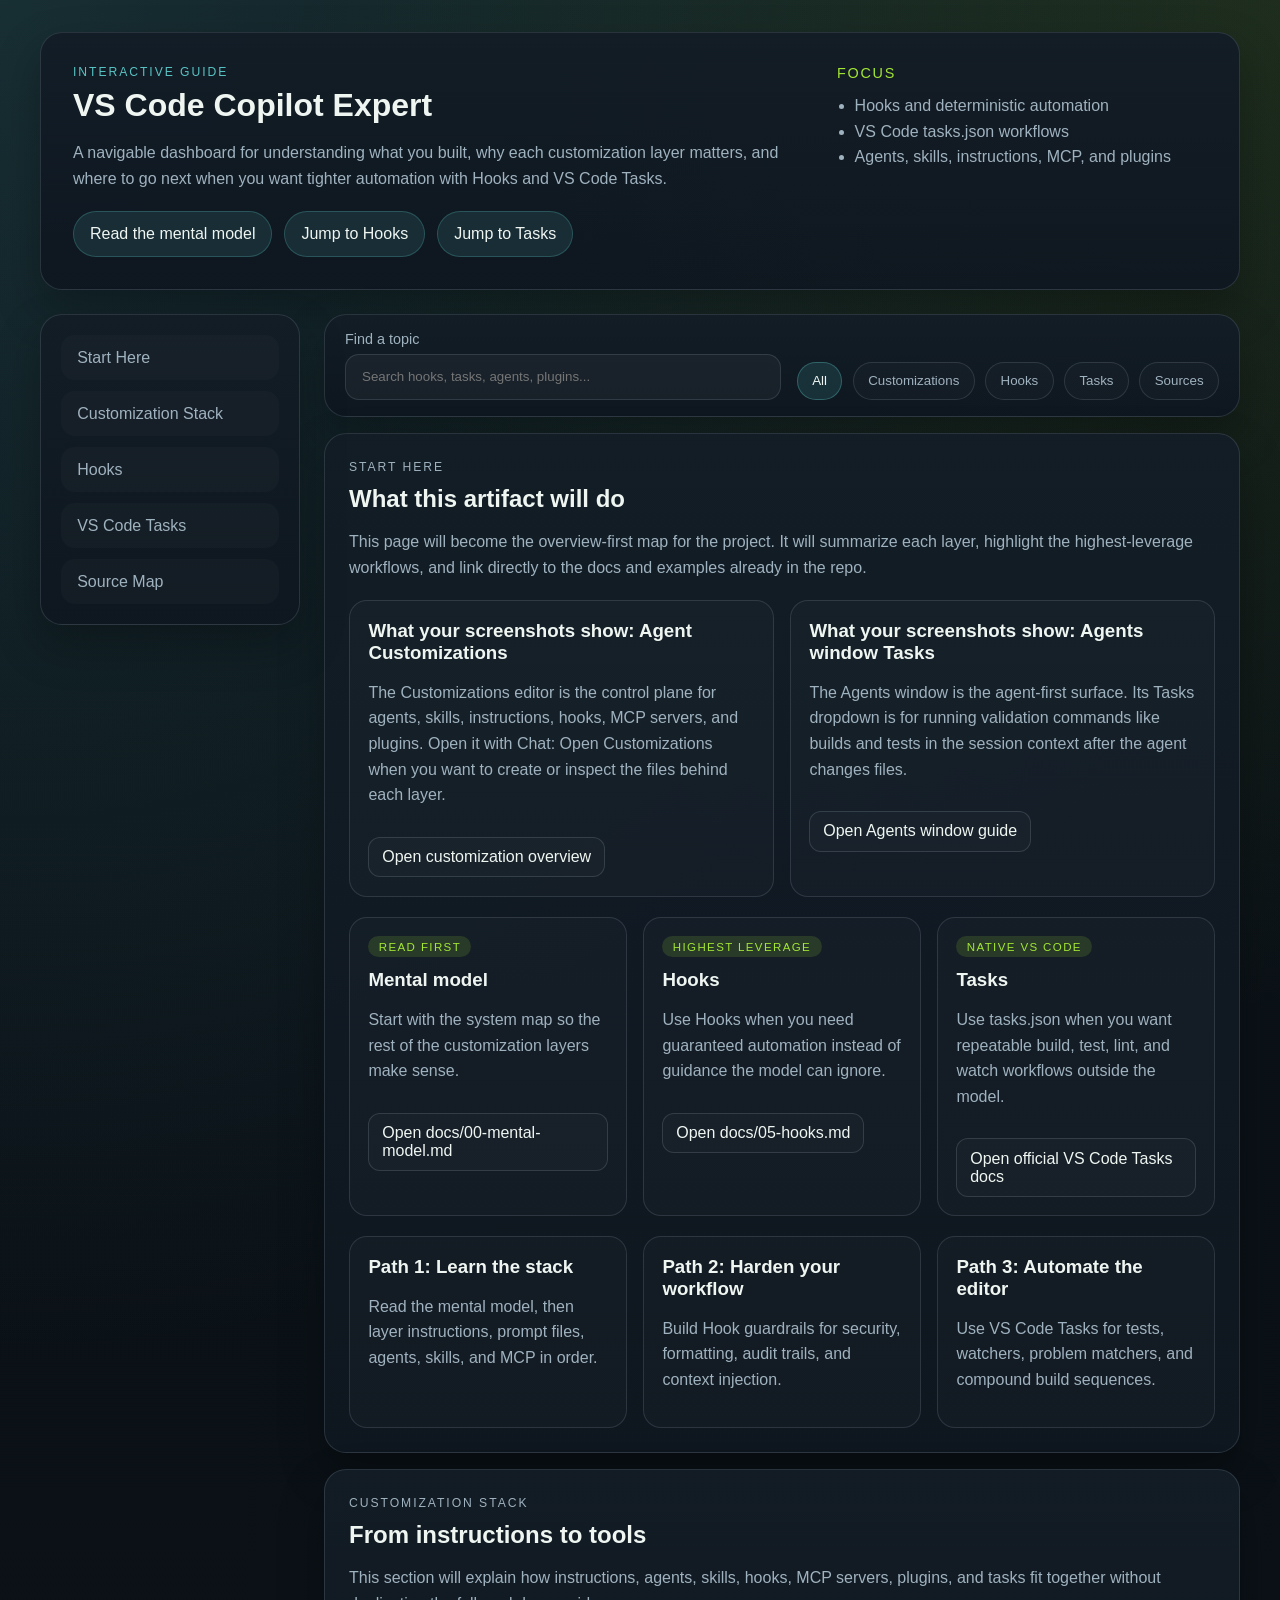
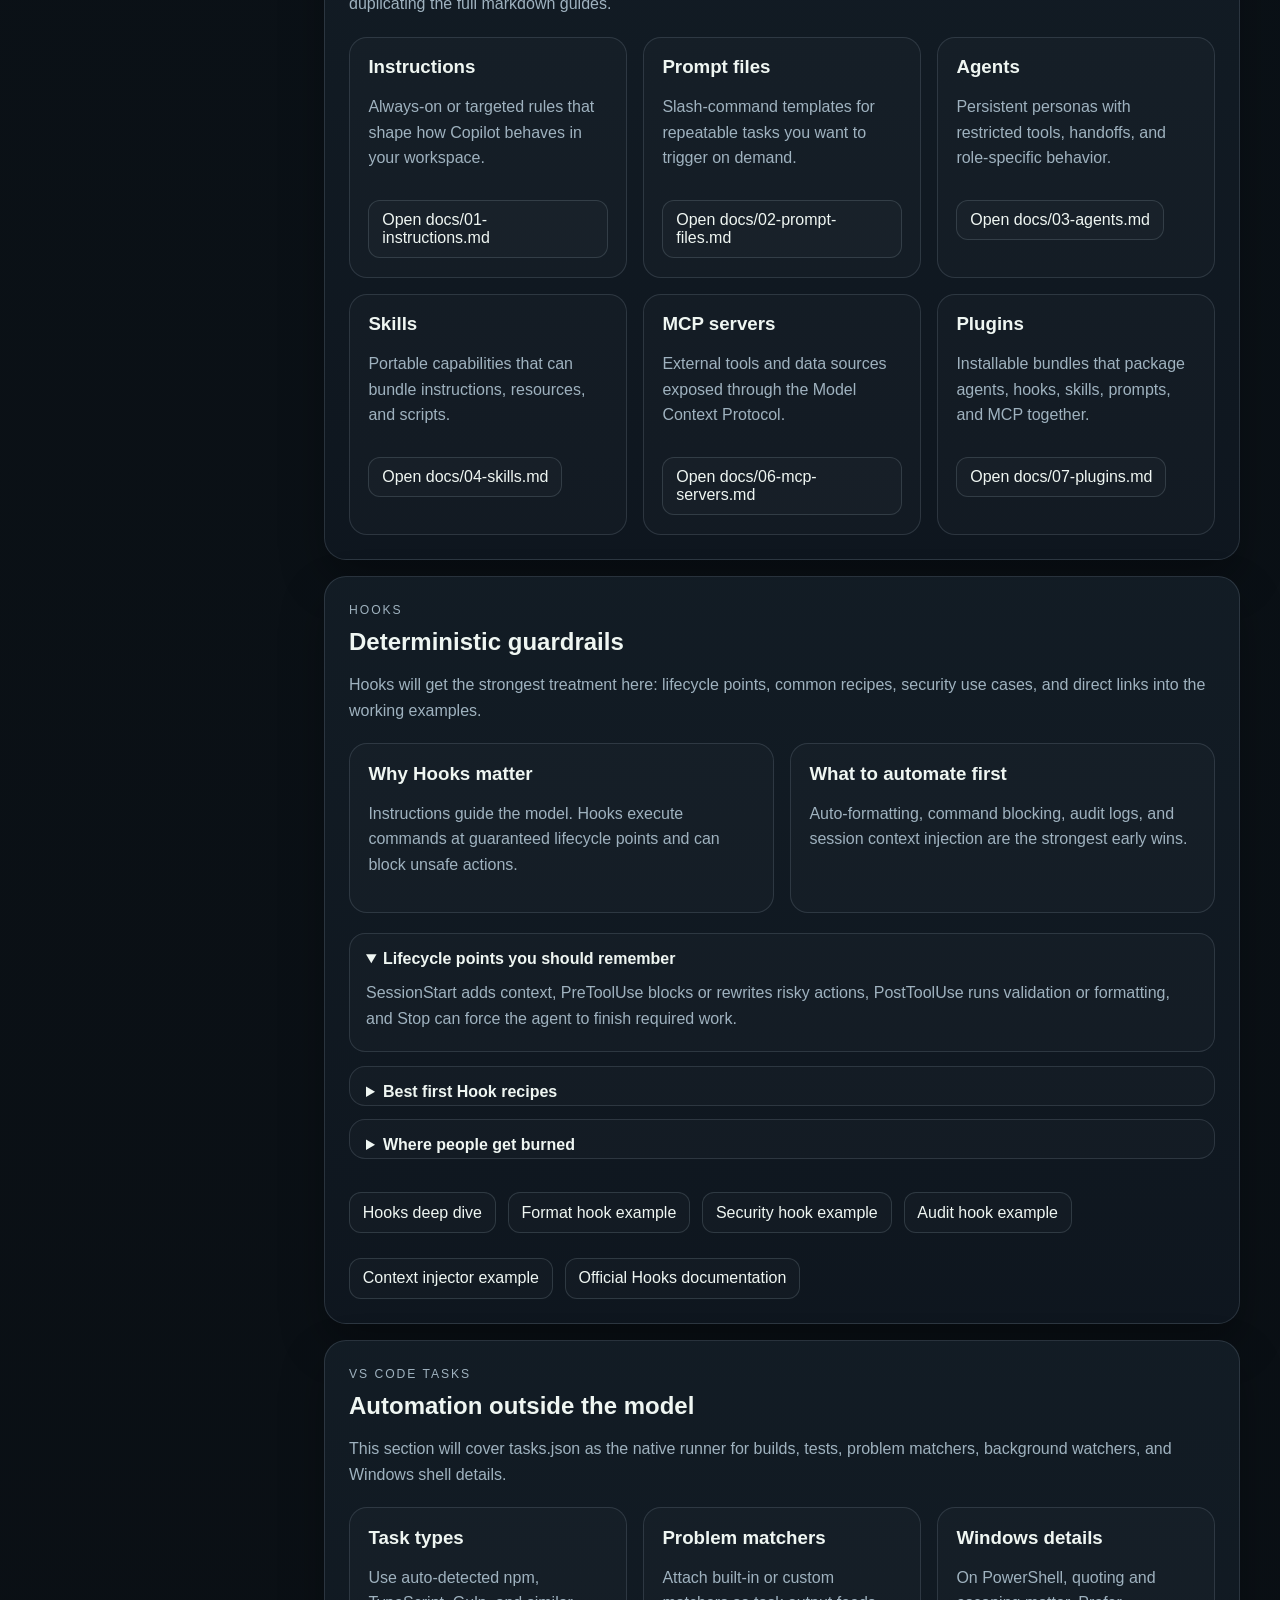
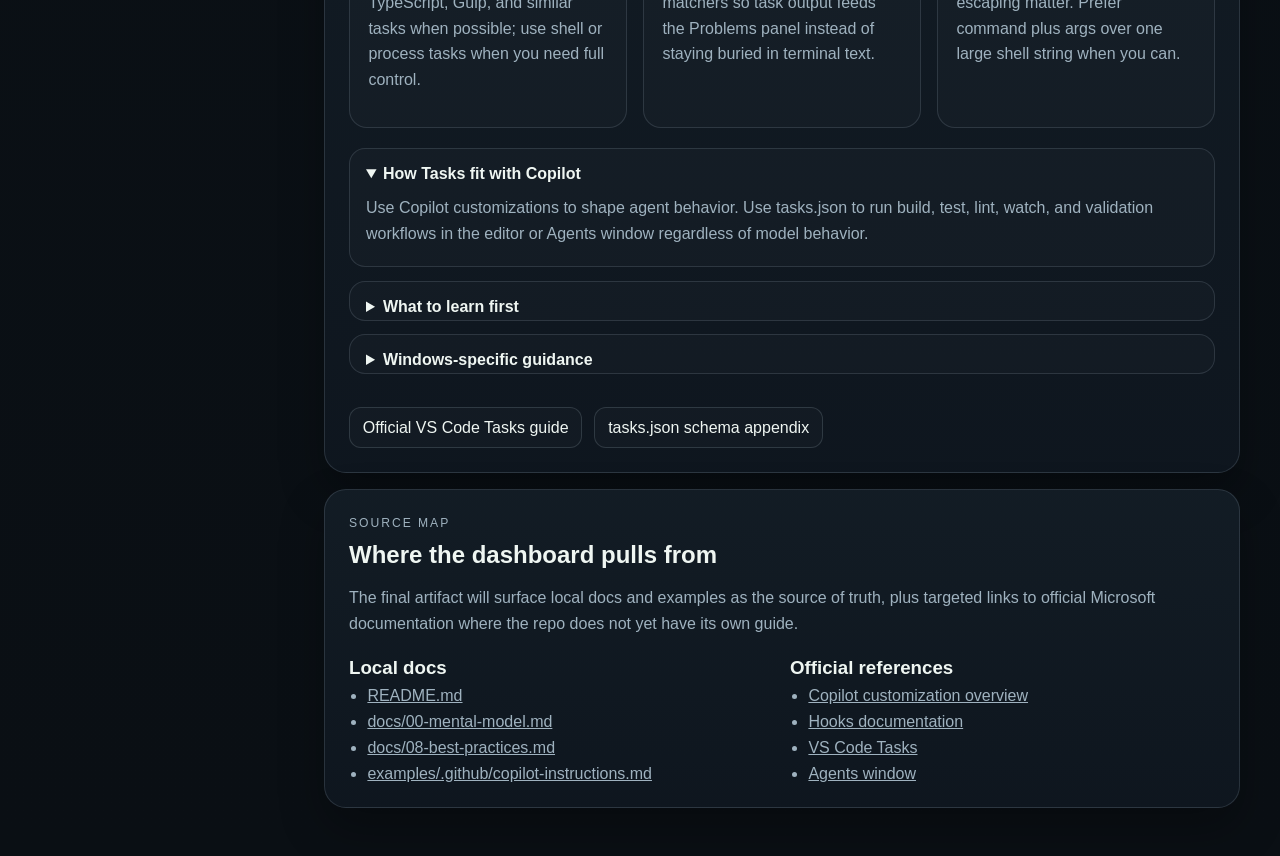
<file: index.html>
<!DOCTYPE html>
<html lang="en">
<head>
    <meta charset="UTF-8">
    <meta http-equiv="refresh" content="0; url=readme.html">
    <title>VS Code Copilot Expert</title>
</head>
<body>
    <p><a href="readme.html">Click here if you are not redirected.</a></p>
</body>
</html>
</file>
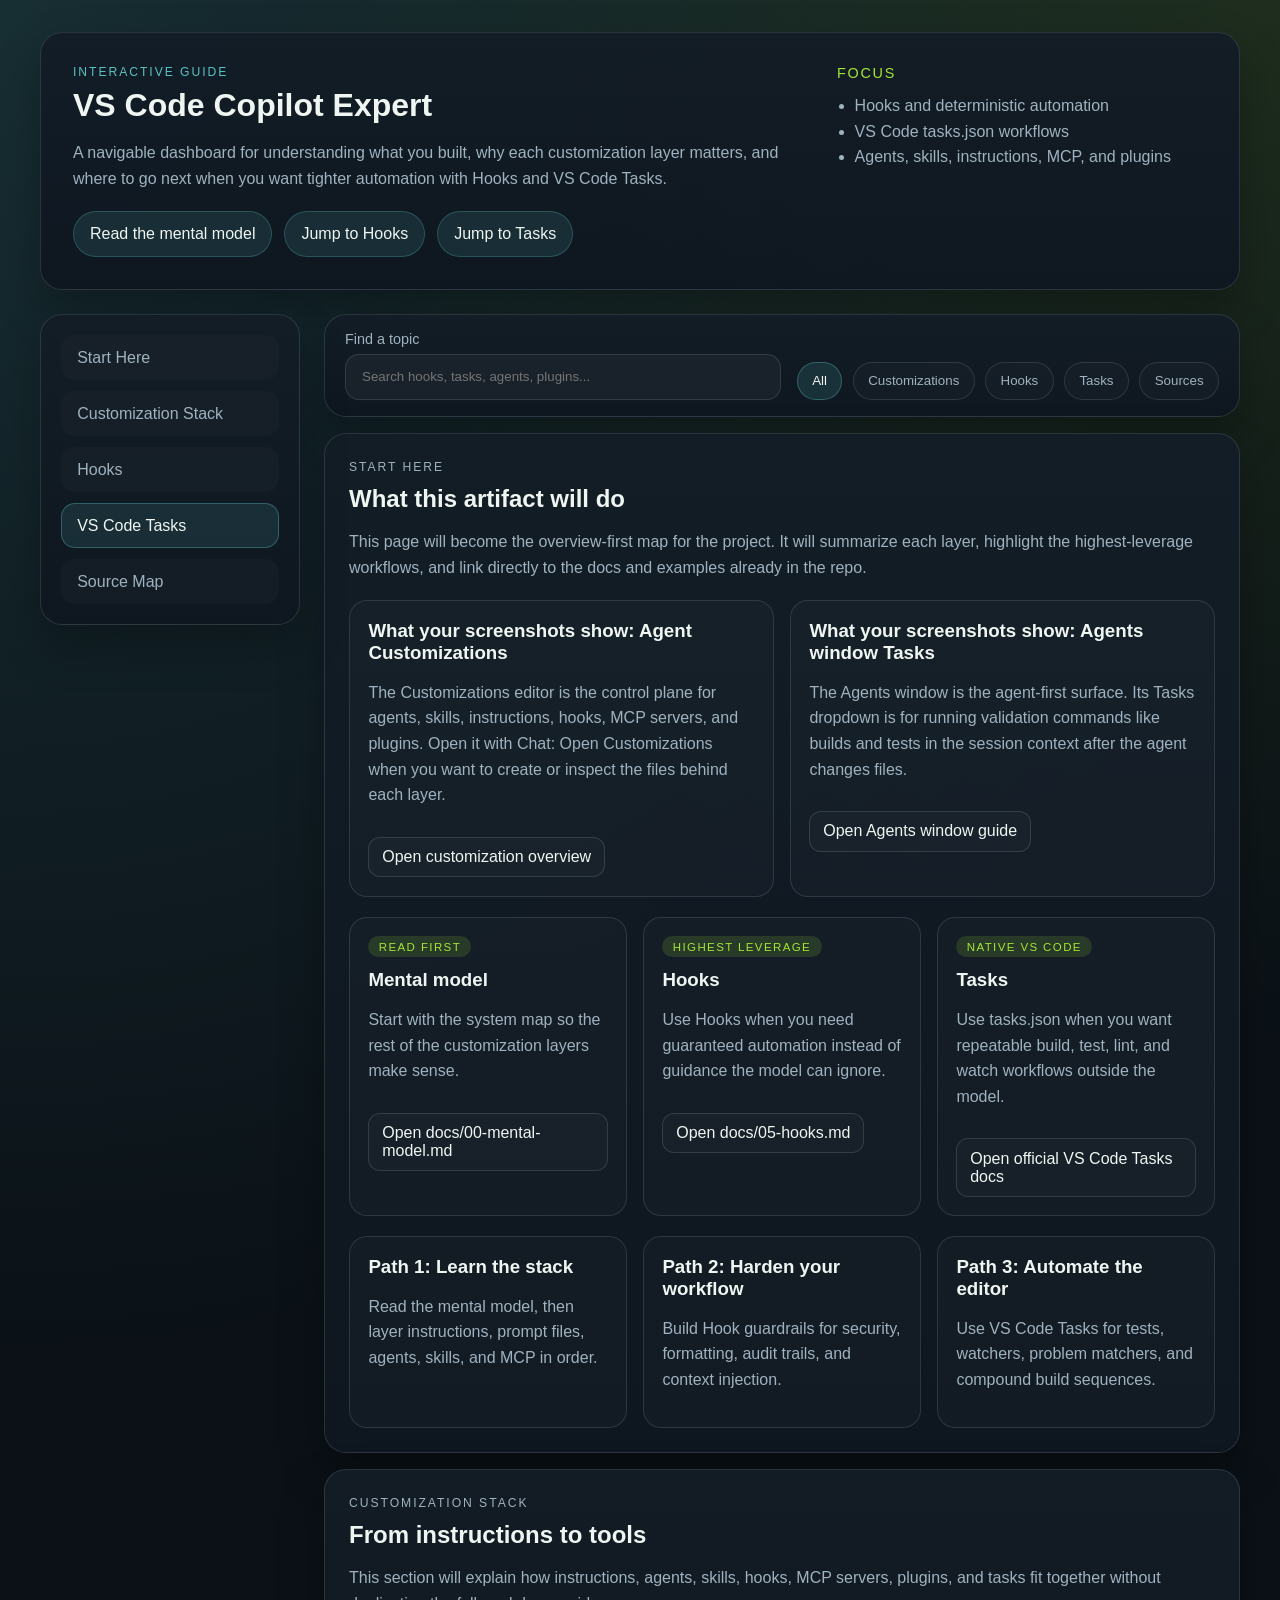
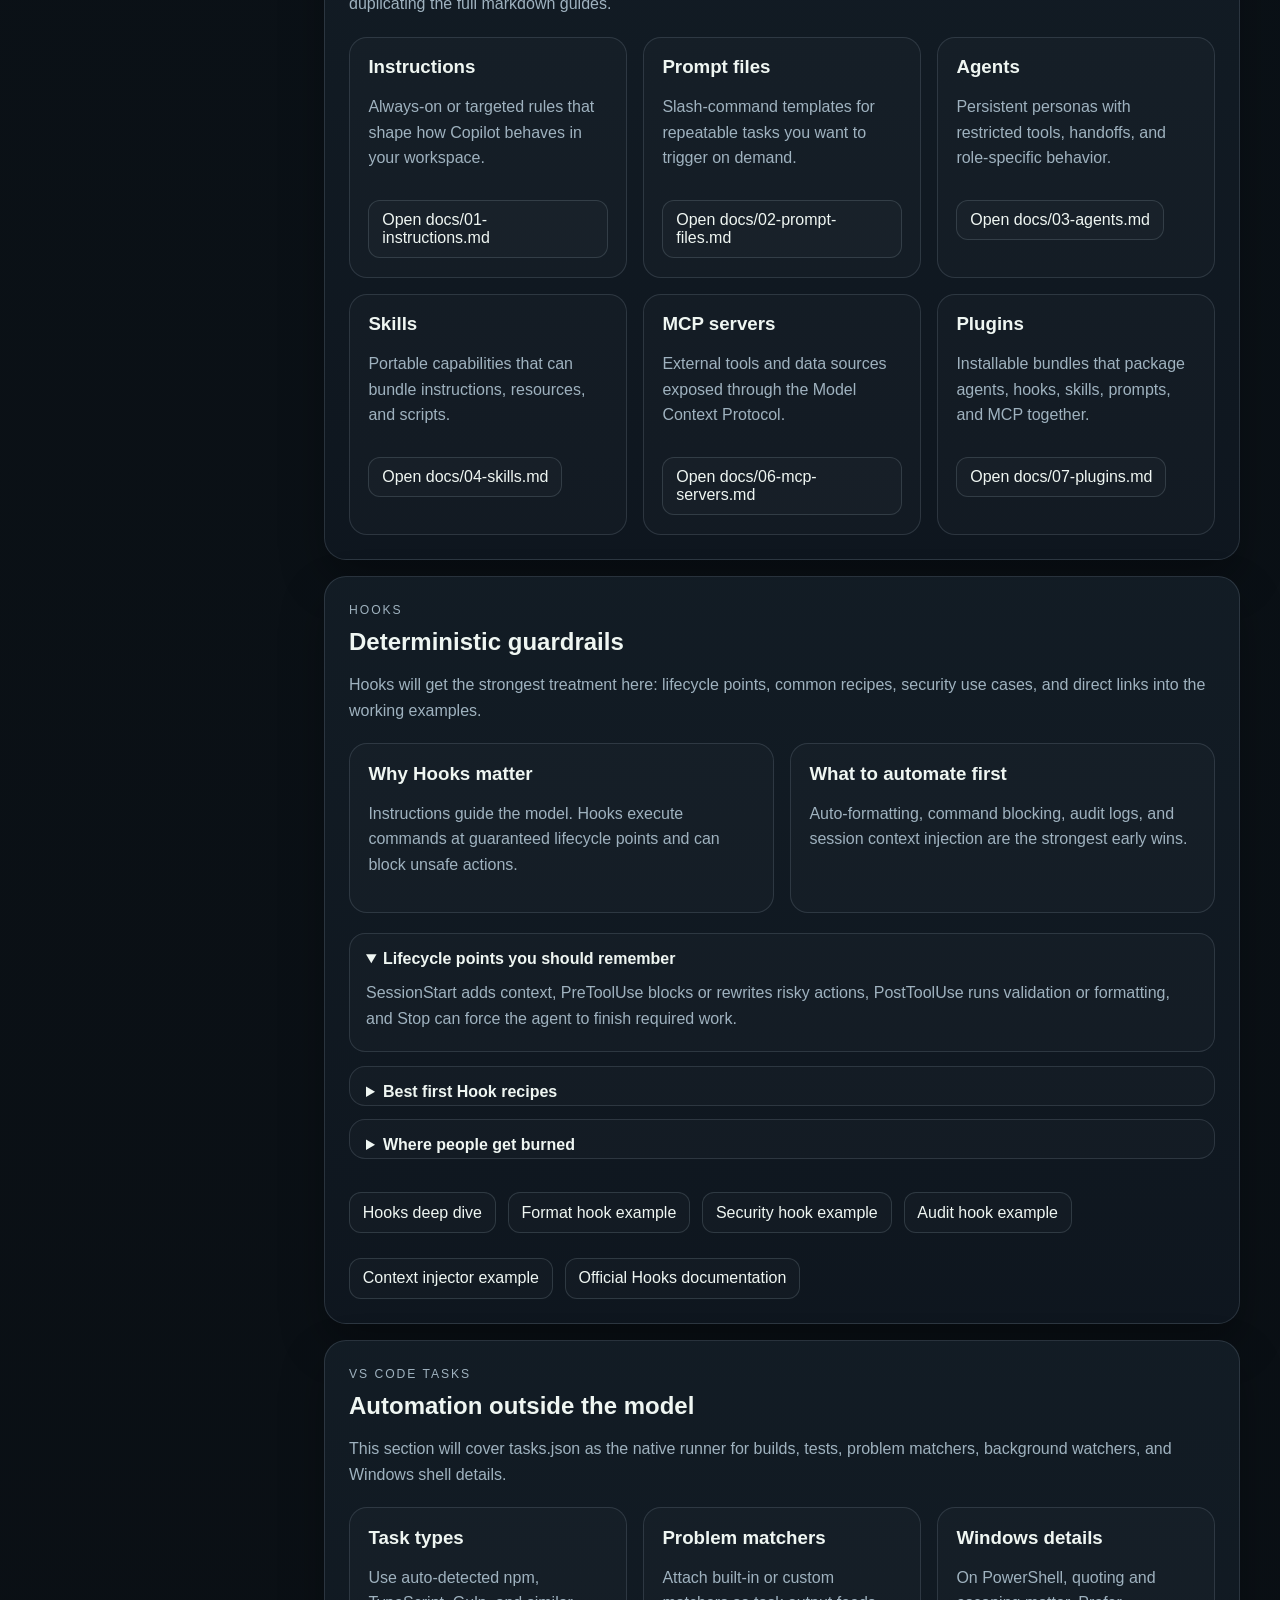
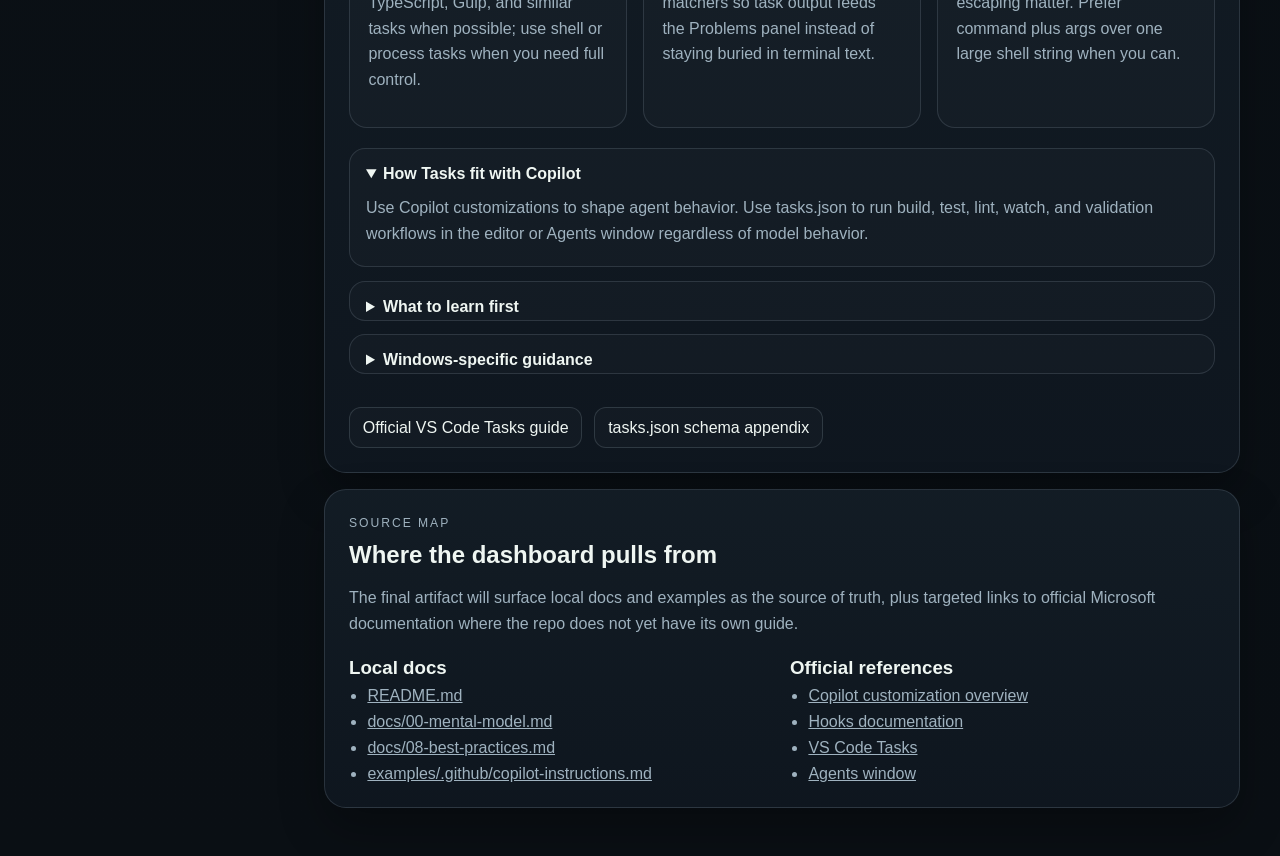
<file: readme.html>
<!DOCTYPE html>
<html lang="en">
<head>
    <meta charset="UTF-8">
    <meta name="viewport" content="width=device-width, initial-scale=1.0">
    <title>VS Code Copilot Expert</title>
    <link rel="stylesheet" href="readme.css">
</head>
<body>
    <div class="page-shell">
        <header class="hero">
            <div>
                <p class="eyebrow">Interactive Guide</p>
                <h1>VS Code Copilot Expert</h1>
                <p class="hero-copy">
                    A navigable dashboard for understanding what you built, why each customization layer matters,
                    and where to go next when you want tighter automation with Hooks and VS Code Tasks.
                </p>
                <div class="hero-actions">
                    <a class="action-pill" href="docs/00-mental-model.md">Read the mental model</a>
                    <a class="action-pill" href="#hooks">Jump to Hooks</a>
                    <a class="action-pill" href="#tasks">Jump to Tasks</a>
                </div>
            </div>
            <div class="hero-meta">
                <p class="meta-label">Focus</p>
                <ul>
                    <li>Hooks and deterministic automation</li>
                    <li>VS Code tasks.json workflows</li>
                    <li>Agents, skills, instructions, MCP, and plugins</li>
                </ul>
            </div>
        </header>

        <div class="dashboard-shell">
            <aside class="sidebar" aria-label="Primary">
                <nav>
                    <a href="#start-here">Start Here</a>
                    <a href="#stack">Customization Stack</a>
                    <a href="#hooks">Hooks</a>
                    <a href="#tasks">VS Code Tasks</a>
                    <a href="#sources">Source Map</a>
                </nav>
            </aside>

            <main class="content">
                <section class="toolbar panel panel--compact">
                    <div class="search-block">
                        <label for="dashboardSearch">Find a topic</label>
                        <input id="dashboardSearch" type="search" placeholder="Search hooks, tasks, agents, plugins...">
                    </div>
                    <div class="filter-group" aria-label="Topic filters">
                        <button type="button" class="filter-chip is-selected" data-filter="all">All</button>
                        <button type="button" class="filter-chip" data-filter="customization">Customizations</button>
                        <button type="button" class="filter-chip" data-filter="hooks">Hooks</button>
                        <button type="button" class="filter-chip" data-filter="tasks">Tasks</button>
                        <button type="button" class="filter-chip" data-filter="sources">Sources</button>
                    </div>
                </section>

                <section id="start-here" class="panel" data-topics="overview">
                    <p class="section-label">Start Here</p>
                    <h2>What this artifact will do</h2>
                    <p>
                        This page will become the overview-first map for the project. It will summarize each layer,
                        highlight the highest-leverage workflows, and link directly to the docs and examples already in the repo.
                    </p>
                    <div class="callout-grid">
                        <article class="feature-card filterable-card" data-topics="overview customization">
                            <h3>What your screenshots show: Agent Customizations</h3>
                            <p>The Customizations editor is the control plane for agents, skills, instructions, hooks, MCP servers, and plugins. Open it with Chat: Open Customizations when you want to create or inspect the files behind each layer.</p>
                            <a class="source-link" href="https://code.visualstudio.com/docs/copilot/customization/overview">Open customization overview</a>
                        </article>
                        <article class="feature-card filterable-card" data-topics="overview tasks">
                            <h3>What your screenshots show: Agents window Tasks</h3>
                            <p>The Agents window is the agent-first surface. Its Tasks dropdown is for running validation commands like builds and tests in the session context after the agent changes files.</p>
                            <a class="source-link" href="https://code.visualstudio.com/docs/copilot/agents/agents-window">Open Agents window guide</a>
                        </article>
                    </div>
                    <div class="card-grid card-grid--three">
                        <article class="info-card filterable-card" data-topics="overview customization">
                            <span class="info-badge">Read first</span>
                            <h3>Mental model</h3>
                            <p>Start with the system map so the rest of the customization layers make sense.</p>
                            <a href="docs/00-mental-model.md">Open docs/00-mental-model.md</a>
                        </article>
                        <article class="info-card filterable-card" data-topics="overview hooks">
                            <span class="info-badge">Highest leverage</span>
                            <h3>Hooks</h3>
                            <p>Use Hooks when you need guaranteed automation instead of guidance the model can ignore.</p>
                            <a href="docs/05-hooks.md">Open docs/05-hooks.md</a>
                        </article>
                        <article class="info-card filterable-card" data-topics="overview tasks">
                            <span class="info-badge">Native VS Code</span>
                            <h3>Tasks</h3>
                            <p>Use tasks.json when you want repeatable build, test, lint, and watch workflows outside the model.</p>
                            <a href="https://code.visualstudio.com/docs/editor/tasks">Open official VS Code Tasks docs</a>
                        </article>
                    </div>
                    <div class="path-strip">
                        <article class="path-card filterable-card" data-topics="overview customization">
                            <h3>Path 1: Learn the stack</h3>
                            <p>Read the mental model, then layer instructions, prompt files, agents, skills, and MCP in order.</p>
                        </article>
                        <article class="path-card filterable-card" data-topics="overview hooks">
                            <h3>Path 2: Harden your workflow</h3>
                            <p>Build Hook guardrails for security, formatting, audit trails, and context injection.</p>
                        </article>
                        <article class="path-card filterable-card" data-topics="overview tasks">
                            <h3>Path 3: Automate the editor</h3>
                            <p>Use VS Code Tasks for tests, watchers, problem matchers, and compound build sequences.</p>
                        </article>
                    </div>
                </section>

                <section id="stack" class="panel" data-topics="customization">
                    <p class="section-label">Customization Stack</p>
                    <h2>From instructions to tools</h2>
                    <p>
                        This section will explain how instructions, agents, skills, hooks, MCP servers, plugins,
                        and tasks fit together without duplicating the full markdown guides.
                    </p>
                    <div class="card-grid">
                        <article class="info-card filterable-card" data-topics="customization">
                            <h3>Instructions</h3>
                            <p>Always-on or targeted rules that shape how Copilot behaves in your workspace.</p>
                            <a href="docs/01-instructions.md">Open docs/01-instructions.md</a>
                        </article>
                        <article class="info-card filterable-card" data-topics="customization">
                            <h3>Prompt files</h3>
                            <p>Slash-command templates for repeatable tasks you want to trigger on demand.</p>
                            <a href="docs/02-prompt-files.md">Open docs/02-prompt-files.md</a>
                        </article>
                        <article class="info-card filterable-card" data-topics="customization">
                            <h3>Agents</h3>
                            <p>Persistent personas with restricted tools, handoffs, and role-specific behavior.</p>
                            <a href="docs/03-agents.md">Open docs/03-agents.md</a>
                        </article>
                        <article class="info-card filterable-card" data-topics="customization">
                            <h3>Skills</h3>
                            <p>Portable capabilities that can bundle instructions, resources, and scripts.</p>
                            <a href="docs/04-skills.md">Open docs/04-skills.md</a>
                        </article>
                        <article class="info-card filterable-card" data-topics="customization">
                            <h3>MCP servers</h3>
                            <p>External tools and data sources exposed through the Model Context Protocol.</p>
                            <a href="docs/06-mcp-servers.md">Open docs/06-mcp-servers.md</a>
                        </article>
                        <article class="info-card filterable-card" data-topics="customization">
                            <h3>Plugins</h3>
                            <p>Installable bundles that package agents, hooks, skills, prompts, and MCP together.</p>
                            <a href="docs/07-plugins.md">Open docs/07-plugins.md</a>
                        </article>
                    </div>
                </section>

                <section id="hooks" class="panel" data-topics="hooks customization">
                    <p class="section-label">Hooks</p>
                    <h2>Deterministic guardrails</h2>
                    <p>
                        Hooks will get the strongest treatment here: lifecycle points, common recipes, security use cases,
                        and direct links into the working examples.
                    </p>
                    <div class="feature-grid">
                        <article class="feature-card filterable-card" data-topics="hooks">
                            <h3>Why Hooks matter</h3>
                            <p>Instructions guide the model. Hooks execute commands at guaranteed lifecycle points and can block unsafe actions.</p>
                        </article>
                        <article class="feature-card filterable-card" data-topics="hooks">
                            <h3>What to automate first</h3>
                            <p>Auto-formatting, command blocking, audit logs, and session context injection are the strongest early wins.</p>
                        </article>
                    </div>
                    <div class="detail-grid">
                        <details class="detail-card" open>
                            <summary>Lifecycle points you should remember</summary>
                            <p>SessionStart adds context, PreToolUse blocks or rewrites risky actions, PostToolUse runs validation or formatting, and Stop can force the agent to finish required work.</p>
                        </details>
                        <details class="detail-card">
                            <summary>Best first Hook recipes</summary>
                            <p>Start with a PostToolUse formatter, then a PreToolUse security gate, then SessionStart context injection, then audit logging if you need traceability.</p>
                        </details>
                        <details class="detail-card">
                            <summary>Where people get burned</summary>
                            <p>Hooks run with VS Code's permissions. Validate input, avoid hardcoded secrets, and keep the agent from editing its own hook scripts without manual approval.</p>
                        </details>
                    </div>
                    <div class="link-cluster">
                        <a class="source-link" href="docs/05-hooks.md">Hooks deep dive</a>
                        <a class="source-link" href="examples/.github/hooks/format.json">Format hook example</a>
                        <a class="source-link" href="examples/.github/hooks/security.json">Security hook example</a>
                        <a class="source-link" href="examples/.github/hooks/audit.json">Audit hook example</a>
                        <a class="source-link" href="examples/.github/hooks/context-injector.json">Context injector example</a>
                        <a class="source-link" href="https://code.visualstudio.com/docs/copilot/customization/hooks">Official Hooks documentation</a>
                    </div>
                </section>

                <section id="tasks" class="panel" data-topics="tasks">
                    <p class="section-label">VS Code Tasks</p>
                    <h2>Automation outside the model</h2>
                    <p>
                        This section will cover tasks.json as the native runner for builds, tests, problem matchers,
                        background watchers, and Windows shell details.
                    </p>
                    <div class="card-grid card-grid--three">
                        <article class="info-card filterable-card" data-topics="tasks">
                            <h3>Task types</h3>
                            <p>Use auto-detected npm, TypeScript, Gulp, and similar tasks when possible; use shell or process tasks when you need full control.</p>
                        </article>
                        <article class="info-card filterable-card" data-topics="tasks">
                            <h3>Problem matchers</h3>
                            <p>Attach built-in or custom matchers so task output feeds the Problems panel instead of staying buried in terminal text.</p>
                        </article>
                        <article class="info-card filterable-card" data-topics="tasks">
                            <h3>Windows details</h3>
                            <p>On PowerShell, quoting and escaping matter. Prefer command plus args over one large shell string when you can.</p>
                        </article>
                    </div>
                    <div class="detail-grid">
                        <details class="detail-card" open>
                            <summary>How Tasks fit with Copilot</summary>
                            <p>Use Copilot customizations to shape agent behavior. Use tasks.json to run build, test, lint, watch, and validation workflows in the editor or Agents window regardless of model behavior.</p>
                        </details>
                        <details class="detail-card">
                            <summary>What to learn first</summary>
                            <p>Start with task types, groups, and presentation. Then learn dependsOn, runOptions, and problem matchers. Only after that should you spend time on custom multiline matchers or background-watch tasks.</p>
                        </details>
                        <details class="detail-card">
                            <summary>Windows-specific guidance</summary>
                            <p>Prefer a command plus args array. If you must use PowerShell shell strings, be explicit with quoting. For automation-wide behavior, use terminal.integrated.automationProfile.windows or options.shell.</p>
                        </details>
                    </div>
                    <div class="link-cluster">
                        <a class="source-link" href="https://code.visualstudio.com/docs/editor/tasks">Official VS Code Tasks guide</a>
                        <a class="source-link" href="https://code.visualstudio.com/docs/reference/tasks-appendix">tasks.json schema appendix</a>
                    </div>
                </section>

                <section id="sources" class="panel" data-topics="sources">
                    <p class="section-label">Source Map</p>
                    <h2>Where the dashboard pulls from</h2>
                    <p>
                        The final artifact will surface local docs and examples as the source of truth, plus targeted links
                        to official Microsoft documentation where the repo does not yet have its own guide.
                    </p>
                    <div class="source-columns">
                        <div>
                            <h3>Local docs</h3>
                            <ul class="source-list">
                                <li><a href="README.md">README.md</a></li>
                                <li><a href="docs/00-mental-model.md">docs/00-mental-model.md</a></li>
                                <li><a href="docs/08-best-practices.md">docs/08-best-practices.md</a></li>
                                <li><a href="examples/.github/copilot-instructions.md">examples/.github/copilot-instructions.md</a></li>
                            </ul>
                        </div>
                        <div>
                            <h3>Official references</h3>
                            <ul class="source-list">
                                <li><a href="https://code.visualstudio.com/docs/copilot/customization/overview">Copilot customization overview</a></li>
                                <li><a href="https://code.visualstudio.com/docs/copilot/customization/hooks">Hooks documentation</a></li>
                                <li><a href="https://code.visualstudio.com/docs/editor/tasks">VS Code Tasks</a></li>
                                <li><a href="https://code.visualstudio.com/docs/copilot/agents/agents-window">Agents window</a></li>
                            </ul>
                        </div>
                    </div>
                </section>
            </main>
        </div>
    </div>

    <script src="readme.js"></script>
</body>
</html>
</file>
<file: readme.css>
:root {
    color-scheme: dark;
    --bg: #0a0f14;
    --surface: #131d26;
    --surface-strong: #1b2a36;
    --surface-soft: #0f1720;
    --text: #eff6f2;
    --muted: #9fb2bf;
    --accent: #59c3c3;
    --accent-strong: #a3e635;
    --border: rgba(159, 178, 191, 0.18);
    --shadow: 0 20px 45px rgba(0, 0, 0, 0.28);
    --radius: 22px;
}

* {
    box-sizing: border-box;
}

body {
    margin: 0;
    min-height: 100vh;
    font-family: "Segoe UI", "Helvetica Neue", sans-serif;
    background:
        radial-gradient(circle at top left, rgba(89, 195, 195, 0.16), transparent 32%),
        radial-gradient(circle at top right, rgba(163, 230, 53, 0.12), transparent 24%),
        linear-gradient(180deg, #0b1218 0%, var(--bg) 100%);
    color: var(--text);
}

a {
    color: inherit;
}

.page-shell {
    width: min(1200px, calc(100% - 2rem));
    margin: 0 auto;
    padding: 2rem 0 3rem;
}

.hero,
.panel,
.sidebar {
    background: linear-gradient(180deg, rgba(19, 29, 38, 0.96), rgba(15, 23, 32, 0.96));
    border: 1px solid var(--border);
    border-radius: var(--radius);
    box-shadow: var(--shadow);
}

.hero {
    display: grid;
    gap: 1.5rem;
    padding: 2rem;
    margin-bottom: 1.5rem;
}

.eyebrow,
.section-label {
    margin: 0 0 0.5rem;
    text-transform: uppercase;
    letter-spacing: 0.16em;
    font-size: 0.76rem;
    color: var(--accent);
}

.hero h1,
.panel h2 {
    margin: 0;
}

.hero-copy,
.panel p,
.hero-meta li {
    color: var(--muted);
    line-height: 1.6;
}

.meta-label {
    margin: 0;
    font-size: 0.9rem;
    color: var(--accent-strong);
    text-transform: uppercase;
    letter-spacing: 0.12em;
}

.hero-actions {
    display: flex;
    flex-wrap: wrap;
    gap: 0.75rem;
    margin-top: 1.25rem;
}

.action-pill {
    display: inline-flex;
    align-items: center;
    padding: 0.8rem 1rem;
    border-radius: 999px;
    text-decoration: none;
    background: rgba(89, 195, 195, 0.12);
    border: 1px solid rgba(89, 195, 195, 0.26);
}

.hero-meta ul {
    margin: 0.75rem 0 0;
    padding-left: 1.1rem;
}

.dashboard-shell {
    display: grid;
    gap: 1.5rem;
}

.sidebar {
    padding: 1.25rem;
}

.sidebar nav {
    display: grid;
    gap: 0.65rem;
}

.sidebar a {
    padding: 0.8rem 0.95rem;
    border-radius: 14px;
    text-decoration: none;
    color: var(--muted);
    background: rgba(255, 255, 255, 0.02);
    border: 1px solid transparent;
}

.sidebar a.is-active,
.sidebar a:hover,
.action-pill:hover,
.source-link:hover,
.info-card a:hover {
    color: var(--text);
    border-color: rgba(89, 195, 195, 0.35);
    background: rgba(89, 195, 195, 0.12);
}

.content {
    display: grid;
    gap: 1rem;
}

.panel {
    padding: 1.5rem;
}

.panel--compact {
    padding: 1rem 1.25rem;
}

.toolbar {
    display: grid;
    gap: 1rem;
}

.search-block {
    display: grid;
    gap: 0.45rem;
}

.search-block label {
    color: var(--muted);
    font-size: 0.9rem;
}

.search-block input {
    width: 100%;
    padding: 0.9rem 1rem;
    border-radius: 14px;
    border: 1px solid var(--border);
    background: rgba(255, 255, 255, 0.04);
    color: var(--text);
}

.filter-group {
    display: flex;
    flex-wrap: wrap;
    gap: 0.65rem;
}

.filter-chip {
    padding: 0.65rem 0.9rem;
    border-radius: 999px;
    border: 1px solid var(--border);
    background: rgba(255, 255, 255, 0.02);
    color: var(--muted);
    cursor: pointer;
}

.filter-chip.is-selected {
    background: rgba(89, 195, 195, 0.14);
    border-color: rgba(89, 195, 195, 0.35);
    color: var(--text);
}

.card-grid,
.feature-grid,
.callout-grid,
.path-strip,
.source-columns {
    display: grid;
    gap: 1rem;
    margin-top: 1.25rem;
}

.card-grid {
    grid-template-columns: repeat(auto-fit, minmax(220px, 1fr));
}

.card-grid--three {
    grid-template-columns: repeat(auto-fit, minmax(200px, 1fr));
}

.feature-grid {
    grid-template-columns: repeat(auto-fit, minmax(260px, 1fr));
}

.callout-grid {
    grid-template-columns: repeat(auto-fit, minmax(280px, 1fr));
}

.info-card,
.feature-card,
.path-card {
    padding: 1.15rem;
    border-radius: 18px;
    border: 1px solid var(--border);
    background: rgba(255, 255, 255, 0.02);
}

.info-card h3,
.feature-card h3,
.path-card h3,
.source-columns h3 {
    margin-top: 0;
    margin-bottom: 0.55rem;
}

.info-badge {
    display: inline-block;
    margin-bottom: 0.75rem;
    padding: 0.28rem 0.65rem;
    border-radius: 999px;
    background: rgba(163, 230, 53, 0.14);
    color: var(--accent-strong);
    font-size: 0.72rem;
    text-transform: uppercase;
    letter-spacing: 0.12em;
}

.info-card a,
.source-link {
    display: inline-flex;
    align-items: center;
    margin-top: 0.8rem;
    padding: 0.65rem 0.8rem;
    border-radius: 12px;
    border: 1px solid rgba(159, 178, 191, 0.2);
    background: rgba(255, 255, 255, 0.02);
    text-decoration: none;
}

.path-strip {
    grid-template-columns: repeat(auto-fit, minmax(240px, 1fr));
}

.link-cluster {
    display: flex;
    flex-wrap: wrap;
    gap: 0.75rem;
    margin-top: 1.25rem;
}

.source-columns {
    grid-template-columns: repeat(auto-fit, minmax(260px, 1fr));
}

.detail-grid {
    display: grid;
    gap: 0.85rem;
    margin-top: 1.25rem;
}

.detail-card {
    border: 1px solid var(--border);
    border-radius: 16px;
    background: rgba(255, 255, 255, 0.02);
    padding: 1rem 1rem 0.25rem;
}

.detail-card summary {
    cursor: pointer;
    font-weight: 600;
    color: var(--text);
}

.detail-card p {
    margin-top: 0.75rem;
}

.is-hidden {
    display: none;
}

.source-list {
    margin: 0;
    padding-left: 1.15rem;
    color: var(--muted);
}

.source-list li + li {
    margin-top: 0.5rem;
}

@media (min-width: 900px) {
    .hero {
        grid-template-columns: 2fr 1fr;
        align-items: start;
    }

    .dashboard-shell {
        grid-template-columns: 260px minmax(0, 1fr);
        align-items: start;
    }

    .toolbar {
        grid-template-columns: minmax(0, 1fr) auto;
        align-items: end;
    }

    .sidebar {
        position: sticky;
        top: 1.5rem;
    }
}
</file>
